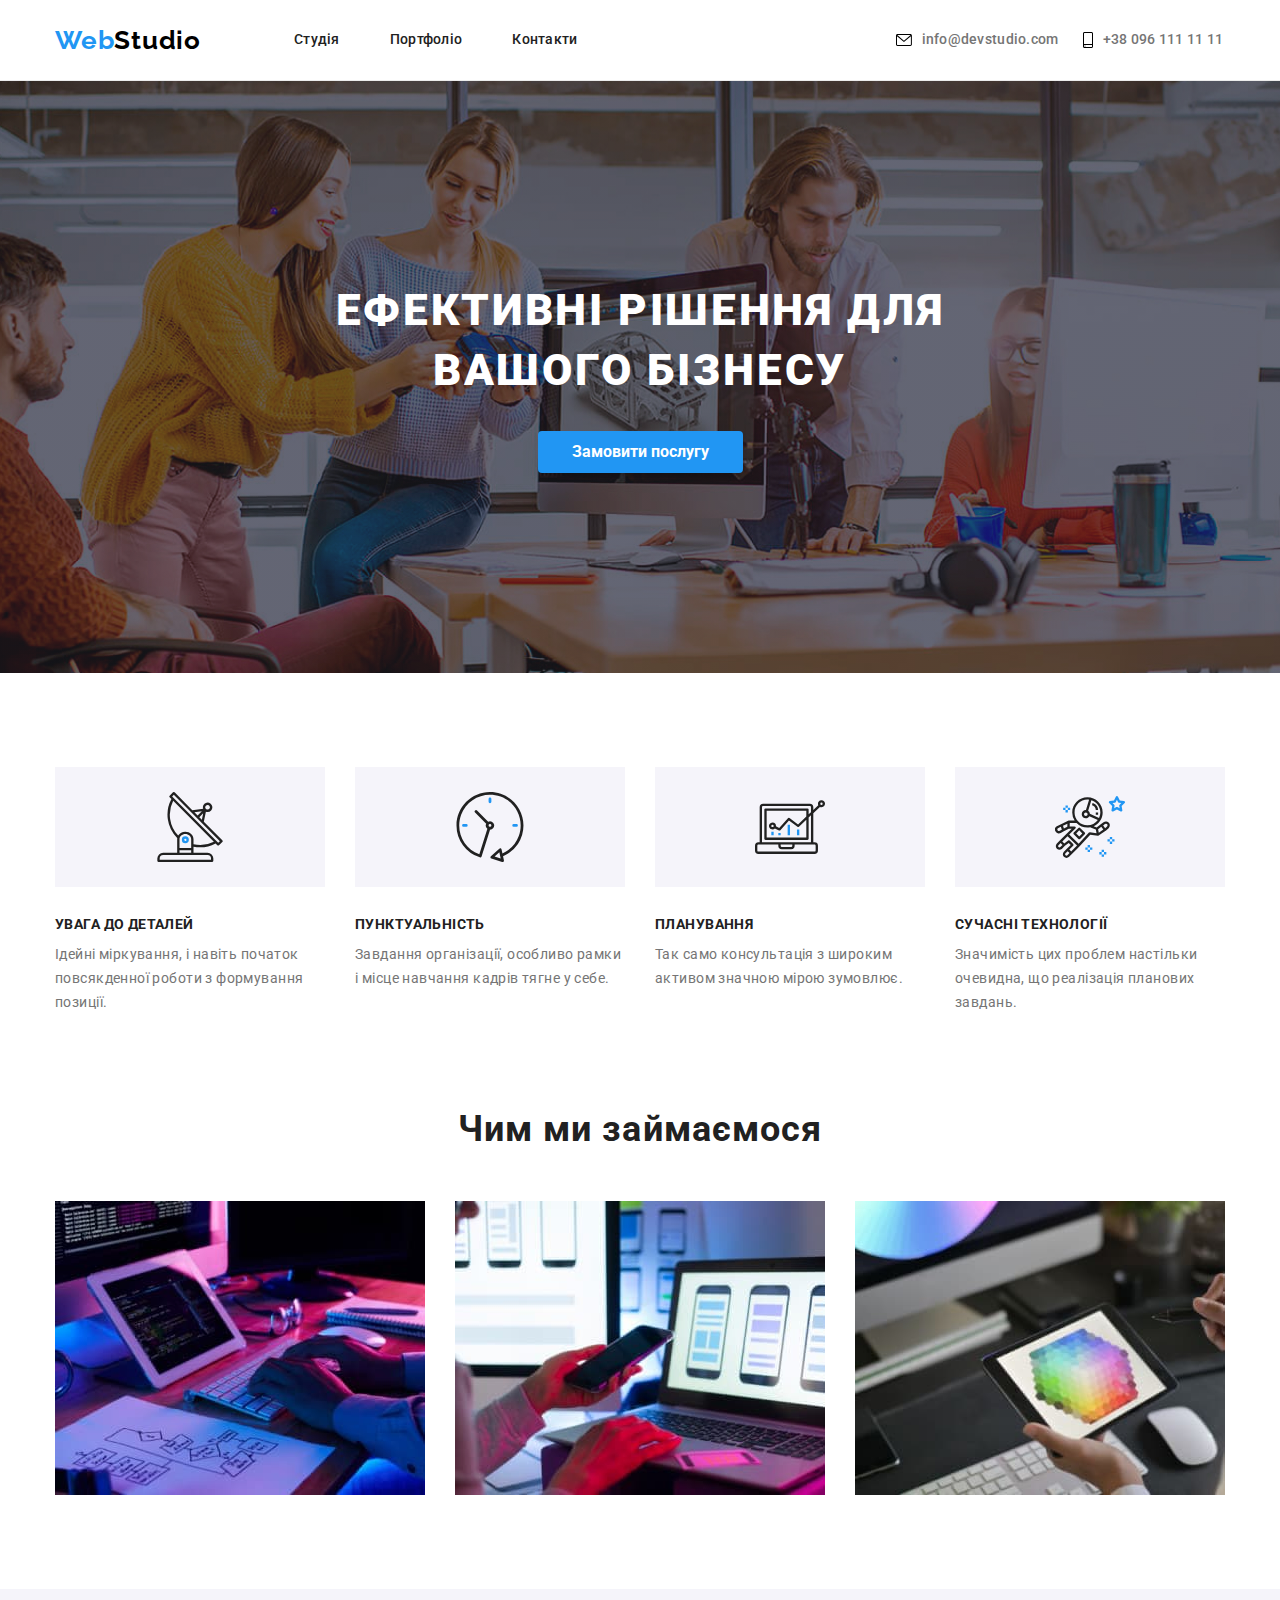
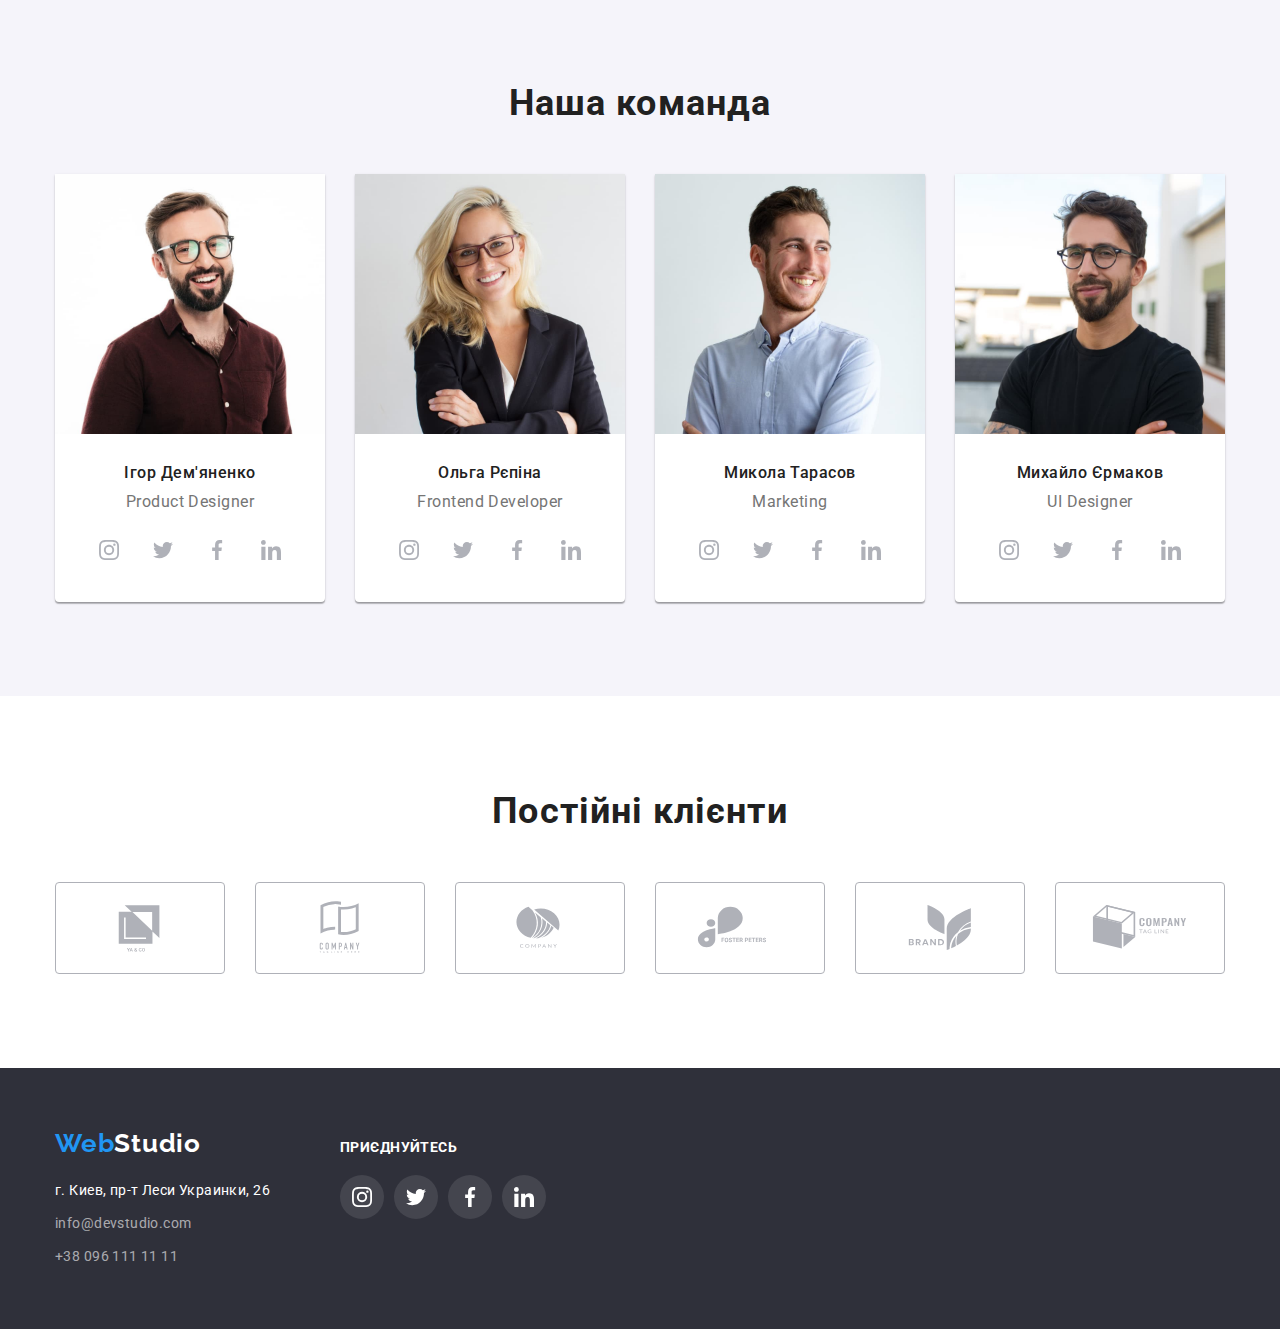
<file: index.html>
<!DOCTYPE html>
<html lang="uk">
  <head>
    <meta charset="UTF-8" />
    <meta http-equiv="X-UA-Compatible" content="IE=edge" />
    <meta name="viewport" content="width=device-width, initial-scale=1.0" />
    <title>WebStudio</title>
    <link
      href="https://fonts.googleapis.com/css2?family=Raleway:wght@700&family=Roboto:wght@400;500;700;900&display=swap"
      rel="stylesheet"
    />
    <link
      rel="stylesheet"
      href="https://cdnjs.cloudflare.com/ajax/libs/modern-normalize/1.1.0/modern-normalize.min.css"
    />
    <link rel="stylesheet" href="./css/styles.css" />
  </head>
  <body>
    <header class="header">
      <div class="header-container container">
        <nav class="header-nav">
          <a href="" class="header-logo"
            ><span class="header-logo1">Web</span
            ><span class="header-logo2">Studio</span>
          </a>
          <ul class="header-nav-menu">
            <li class="header-nav-menu-li">
              <a class="header-studio link" href="./index.html">Студія</a>
            </li>
            <li class="header-nav-menu-li">
              <a class="header-porfolio link" href="./portfolio.html"
                >Портфоліо</a
              >
            </li>
            <li class="header-nav-menu-li">
              <a class="header-contacts link" href="">Контакти</a>
            </li>
          </ul>
        </nav>
        <ul class="header-nav-address-flex">
          <li class="header-nav-address-li1">
            <a class="header-email link" href="mailto:info@devstudio.com">
              <svg class="icons-header icon-mail" width="16" height="12">
                <use href="./images/icons.svg#icon-envelope"></use>
              </svg>
              info@devstudio.com
            </a>
          </li>
          <li class="header-nav-address-li2">
            <a class="header-tel link" href="tel:+380961111111">
              <svg class="icons-header icon-tel" width="10" height="16">
                <use href="./images/icons.svg#icon-smartphone"></use>
              </svg>
              +38 096 111 11 11</a
            >
          </li>
        </ul>
      </div>
    </header>
    <main>
      <section class="main-section">
        <div class="main-section-container container">
          <h1 class="main-section-title">
            Ефективні рішення для вашого бізнесу
          </h1>
          <button class="main-section-button" type="button">
            Замовити послугу
          </button>
        </div>
      </section>
      <section class="main-products">
        <ul class="main-products-container container">
          <li class="main-products-li icon-antenna">
            <div class="main-products-icons">
              <svg class="main-products-icon" width="70" height="70">
                <use href="./images/icons.svg#icon-antenna-1"></use>
              </svg>
            </div>
            <h3 class="main-products-title antenna">увага до деталей</h3>
            <p class="main-products-description">
              Ідейні міркування, і навіть початок повсякденної роботи з
              формування позиції.
            </p>
          </li>
          <li class="main-products-li icon-clock">
            <div class="main-products-icons">
              <svg class="main-products-icon" width="70" height="70">
                <use href="./images/icons.svg#icon-clock-1"></use>
              </svg>
            </div>
            <h3 class="main-products-title">пунктуальність</h3>
            <p class="main-products-description">
              Завдання організації, особливо рамки і місце навчання кадрів тягне
              у себе.
            </p>
          </li>
          <li class="main-products-li icon-diagram">
            <div class="main-products-icons">
              <svg class="main-products-icon" width="70" height="70">
                <use href="./images/icons.svg#icon-diagram-1"></use>
              </svg>
            </div>
            <h3 class="main-products-title">планування</h3>
            <p class="main-products-description">
              Так само консультація з широким активом значною мірою зумовлює.
            </p>
          </li>
          <li class="main-products-li icon-astronaut">
            <div class="main-products-icons">
              <svg class="main-products-icon" width="70" height="70">
                <use href="./images/icons.svg#icon-astronaut-1"></use>
              </svg>
            </div>
            <h3 class="main-products-title">сучасні технології</h3>
            <p class="main-products-description">
              Значимість цих проблем настільки очевидна, що реалізація планових
              завдань.
            </p>
          </li>
        </ul>
      </section>
      <section class="main-workabout">
        <h2 class="main-workabout-title">Чим ми займаємося</h2>
        <ul class="main-workabout-container container">
          <li class="main-workabout-first-li">
            <img
              class="main-workabout-img"
              src="./images/coding.jpg"
              alt="coding"
              width="370"
              height="294"
            />
          </li>
          <li class="main-workabout-second-li">
            <img
              class="main-workabout-img"
              src="./images/mobile-and-laptop.jpg"
              alt="mobile-and-laptop"
              width="370"
              height="294"
            />
          </li>
          <li class="main-workabout-third-li">
            <img
              class="main-workabout-img"
              src="./images/ipad.jpg"
              alt="ipad"
              width="370"
              height="294"
            />
          </li>
        </ul>
      </section>
      <section class="main-team">
        <div class="container">
          <h2 class="main-team-title">Наша команда</h2>
          <ul class="main-team-containers">
            <li class="main-team-container main-team-container">
              <img
                class="main-team-img main-team-img"
                src="./images/product-designer-2.jpg"
                alt="foto-product-designer"
                width="270"
                height="260"
              />
              <h3 class="main-team-person">Ігор Дем'яненко</h3>
              <p class="main-team-position">Product Designer</p>
              <ul class="icons-social-container">
                <li class="icons-social-li">
                  <a class="icons-social-link" href="">
                    <svg class="icons-social-link-svg" width="20" height="20">
                      <use href="./images/icons.svg#icon-instagram-2"></use>
                    </svg>
                  </a>
                </li>
                <li class="icons-social-li">
                  <a class="icons-social-link" href=""
                    ><svg class="icons-social-link-svg" width="20" height="20">
                      <use href="./images/icons.svg#icon-twitter-1"></use></svg
                  ></a>
                </li>
                <li class="icons-social-li">
                  <a class="icons-social-link" href=""
                    ><svg class="icons-social-link-svg" width="20" height="20">
                      <use href="./images/icons.svg#icon-facebook-1"></use></svg
                  ></a>
                </li>
                <li class="icons-social-li">
                  <a class="icons-social-link" href=""
                    ><svg class="icons-social-link-svg" width="20" height="20">
                      <use href="./images/icons.svg#icon-linkedin-1"></use></svg
                  ></a>
                </li>
              </ul>
            </li>
            <li class="main-team-container main-team-container">
              <img
                class="main-team-img main-team-img"
                src="./images/frontend-developer-2.jpg"
                alt="foto-frontend-developer"
                width="270"
                height="260"
              />
              <h3 class="main-team-person">Ольга Рєпіна</h3>
              <p class="main-team-position">Frontend Developer</p>
              <ul class="icons-social-container">
                <li class="icons-social-li">
                  <a class="icons-social-link" href="">
                    <svg class="icons-social-link-svg" width="20" height="20">
                      <use href="./images/icons.svg#icon-instagram-2"></use>
                    </svg>
                  </a>
                </li>
                <li class="icons-social-li">
                  <a class="icons-social-link" href=""
                    ><svg class="icons-social-link-svg" width="20" height="20">
                      <use href="./images/icons.svg#icon-twitter-1"></use></svg
                  ></a>
                </li>
                <li class="icons-social-li">
                  <a class="icons-social-link" href=""
                    ><svg class="icons-social-link-svg" width="20" height="20">
                      <use href="./images/icons.svg#icon-facebook-1"></use></svg
                  ></a>
                </li>
                <li class="icons-social-li">
                  <a class="icons-social-link" href=""
                    ><svg class="icons-social-link-svg" width="20" height="20">
                      <use href="./images/icons.svg#icon-linkedin-1"></use></svg
                  ></a>
                </li>
              </ul>
            </li>
            <li class="main-team-container main-team-container">
              <img
                class="main-team-img main-team-img"
                src="./images/marketing-2.jpg"
                alt="foto-marketing"
                width="270"
                height="260"
              />
              <h3 class="main-team-person">Микола Тарасов</h3>
              <p class="main-team-position">Marketing</p>
              <ul class="icons-social-container">
                <li class="icons-social-li">
                  <a class="icons-social-link" href="">
                    <svg class="icons-social-link-svg" width="20" height="20">
                      <use href="./images/icons.svg#icon-instagram-2"></use>
                    </svg>
                  </a>
                </li>
                <li class="icons-social-li">
                  <a class="icons-social-link" href=""
                    ><svg class="icons-social-link-svg" width="20" height="20">
                      <use href="./images/icons.svg#icon-twitter-1"></use></svg
                  ></a>
                </li>
                <li class="icons-social-li">
                  <a class="icons-social-link" href=""
                    ><svg class="icons-social-link-svg" width="20" height="20">
                      <use href="./images/icons.svg#icon-facebook-1"></use></svg
                  ></a>
                </li>
                <li class="icons-social-li">
                  <a class="icons-social-link" href=""
                    ><svg class="icons-social-link-svg" width="20" height="20">
                      <use href="./images/icons.svg#icon-linkedin-1"></use></svg
                  ></a>
                </li>
              </ul>
            </li>
            <li class="main-team-container main-team-containe">
              <img
                class="main-team-img main-team-img"
                src="./images/ui-designer-2.jpg"
                alt="foto-ui-designer"
                width="270"
                height="260"
              />
              <h3 class="main-team-person">Михайло Єрмаков</h3>
              <p class="main-team-position">UI Designer</p>
              <ul class="icons-social-container">
                <li class="icons-social-li">
                  <a class="icons-social-link" href="">
                    <svg class="icons-social-link-svg" width="20" height="20">
                      <use href="./images/icons.svg#icon-instagram-2"></use>
                    </svg>
                  </a>
                </li>
                <li class="icons-social-li">
                  <a class="icons-social-link" href=""
                    ><svg class="icons-social-link-svg" width="20" height="20">
                      <use href="./images/icons.svg#icon-twitter-1"></use></svg
                  ></a>
                </li>
                <li class="icons-social-li">
                  <a class="icons-social-link" href=""
                    ><svg class="icons-social-link-svg" width="20" height="20">
                      <use href="./images/icons.svg#icon-facebook-1"></use></svg
                  ></a>
                </li>
                <li class="icons-social-li">
                  <a class="icons-social-link" href=""
                    ><svg class="icons-social-link-svg" width="20" height="20">
                      <use href="./images/icons.svg#icon-linkedin-1"></use></svg
                  ></a>
                </li>
              </ul>
            </li>
          </ul>
        </div>
      </section>
      <section class="main-clients">
        <div class="main-clients-container container">
          <h2 class="main-clients-title">Постійні клієнти</h2>
          <ul class="main-clients-list">
            <li class="main-clients-list-li">
              <a class="main-clients-icons-link" href="icons-link"
                ><svg class="main-clients-icon" width="106" height="60">
                  <use href="./images/icons.svg#icon-logo-1"></use></svg
              ></a>
            </li>
            <li class="main-clients-list-li">
              <a class="main-clients-icons-link" href="icons-link"
                ><svg class="main-clients-icon" width="106" height="60">
                  <use href="./images/icons.svg#icon-logo-2"></use></svg
              ></a>
            </li>
            <li class="main-clients-list-li">
              <a class="main-clients-icons-link" href="icons-link"
                ><svg class="main-clients-icon" width="106" height="60">
                  <use href="./images/icons.svg#icon-logo-3"></use></svg
              ></a>
            </li>
            <li class="main-clients-list-li">
              <a class="main-clients-icons-link" href="icons-link"
                ><svg class="main-clients-icon" width="106" height="60">
                  <use href="./images/icons.svg#icon-logo-4"></use></svg
              ></a>
            </li>
            <li class="main-clients-list-li">
              <a class="main-clients-icons-link" href="icons-link"
                ><svg class="main-clients-icon" width="106" height="60">
                  <use href="./images/icons.svg#icon-logo-5"></use></svg
              ></a>
            </li>
            <li class="main-clients-list-li">
              <a class="main-clients-icons-link" href="icons-link"
                ><svg class="main-clients-icon" width="106" height="60">
                  <use href="./images/icons.svg#icon-logo-6"></use></svg
              ></a>
            </li>
          </ul>
        </div>
      </section>
    </main>
    <footer class="footer">
      <div class="footer-container container">
        <div>
          <a href="./index.html" class="footer-logo"
            ><span class="footer-logo1">Web</span
            ><span class="footer-logo2">Studio</span></a
          >
          <address class="footer-address-first">
            <ul class="footer-address-items">
              <li class="footer-address-li">
                <a
                  class="footer-address link"
                  href="https://goo.gl/maps/CPtrU1FHBa2aNyZL9"
                  target="_blank"
                  rel="noopener noreferrer nofollow"
                  >г. Киев, пр-т Леси Украинки, 26</a
                >
              </li>
              <li class="footer-address-li">
                <a class="footer-email link" href="mailto:info@devstudio.com"
                  >info@devstudio.com</a
                >
              </li>
              <li class="footer-address-li">
                <a class="footer-tel link" href="tel:+380961111111"
                  >+38 096 111 11 11</a
                >
              </li>
            </ul>
          </address>
        </div>
        <div class="footer-connecting-container">
          <p class="footer-connecting-title">приєднуйтесь</p>
          <ul class="footer-connecting-social-container">
            <li class="footer-connecting-icons-social-li">
              <a class="footer-connecting-icons-social-link" href="">
                <svg
                  class="footer-connecting-icons-social-link-svg footer-svg"
                  width="20"
                  height="20"
                >
                  <use href="./images/icons.svg#icon-instagram-2"></use>
                </svg>
              </a>
            </li>
            <li class="footer-connecting-icons-social-li">
              <a class="footer-connecting-icons-social-link" href=""
                ><svg
                  class="footer-connecting-icons-social-link-svg footer-svg"
                  width="20"
                  height="20"
                >
                  <use href="./images/icons.svg#icon-twitter-1"></use></svg
              ></a>
            </li>
            <li class="footer-connecting-icons-social-li">
              <a class="footer-connecting-icons-social-link" href=""
                ><svg
                  class="footer-connecting-icons-social-link-svg footer-svg"
                  width="20"
                  height="20"
                >
                  <use href="./images/icons.svg#icon-facebook-1"></use></svg
              ></a>
            </li>
            <li class="footer-connecting-icons-social-li">
              <a class="footer-connecting-icons-social-link" href=""
                ><svg
                  class="footer-connecting-icons-social-link-svg footer-svg"
                  width="20"
                  height="20"
                >
                  <use href="./images/icons.svg#icon-linkedin-1"></use></svg
              ></a>
            </li>
          </ul>
        </div>
      </div>
    </footer>
  </body>
</html>
</file>
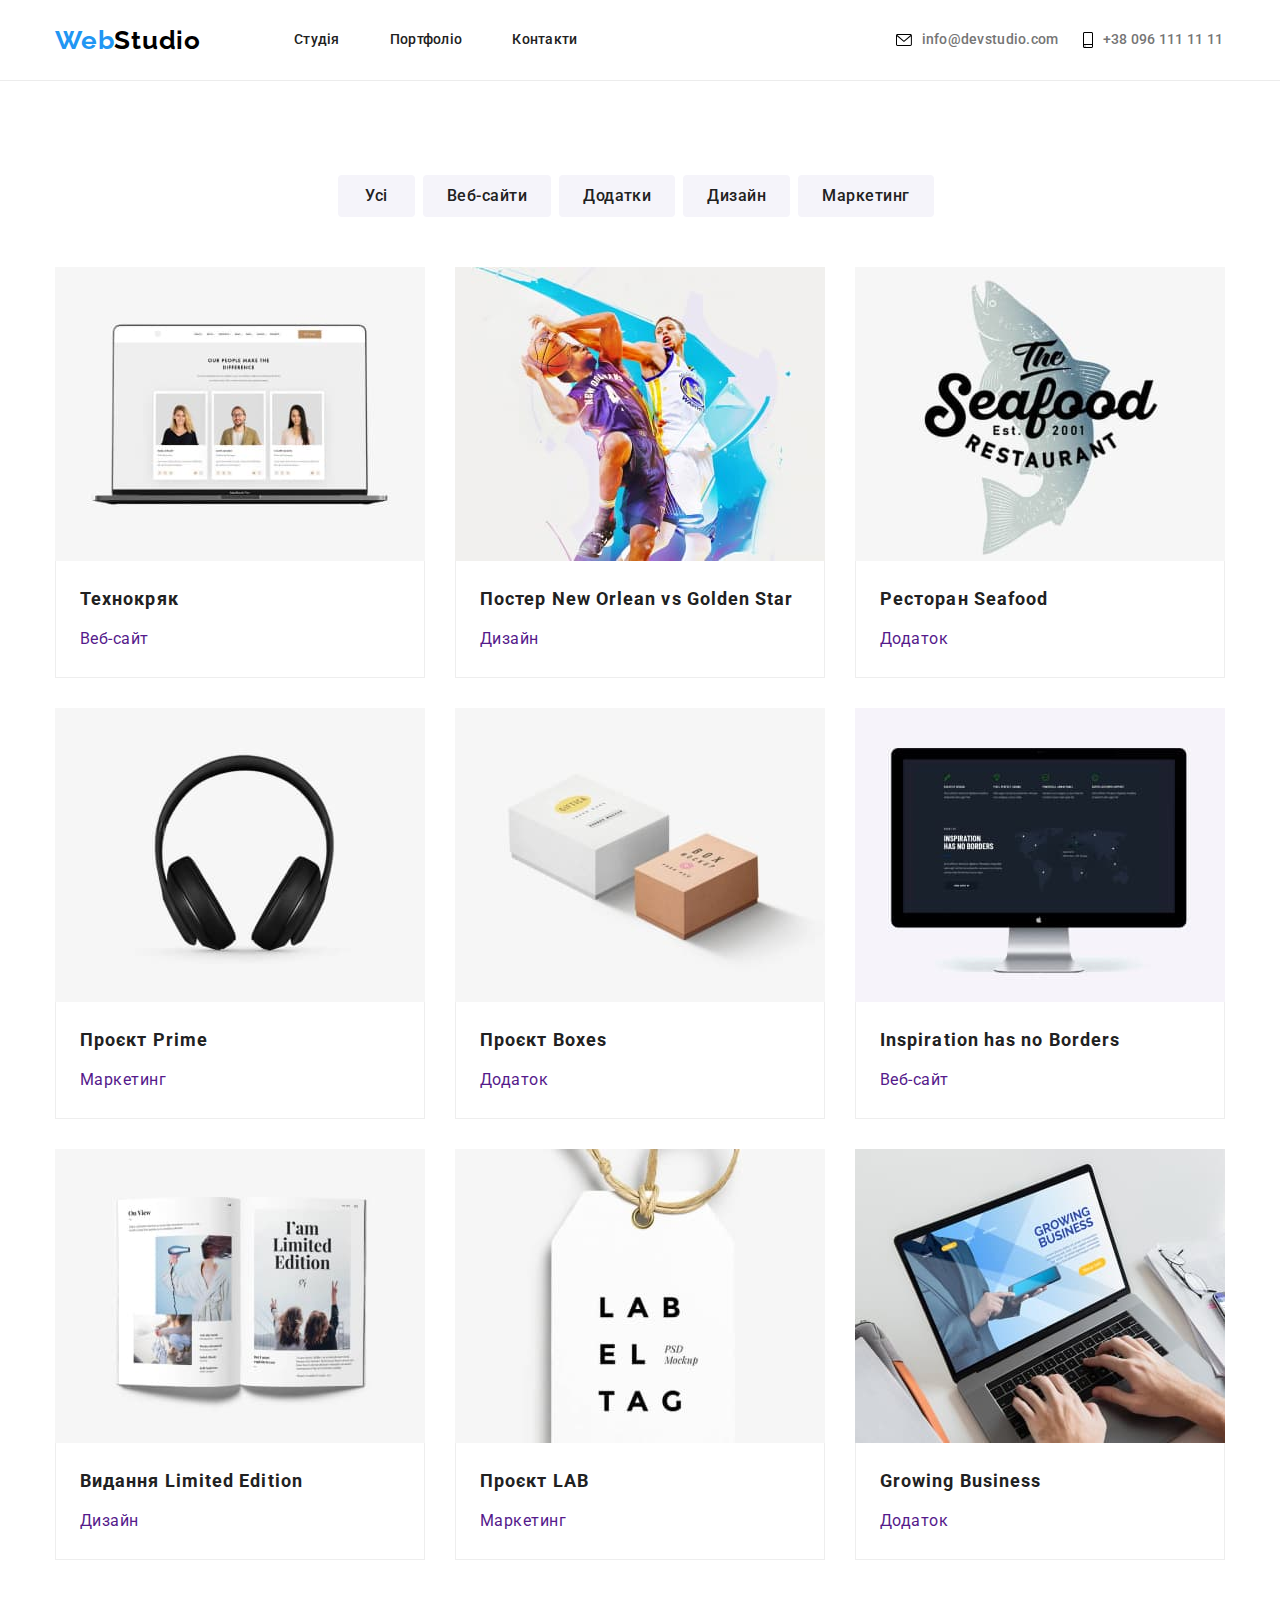
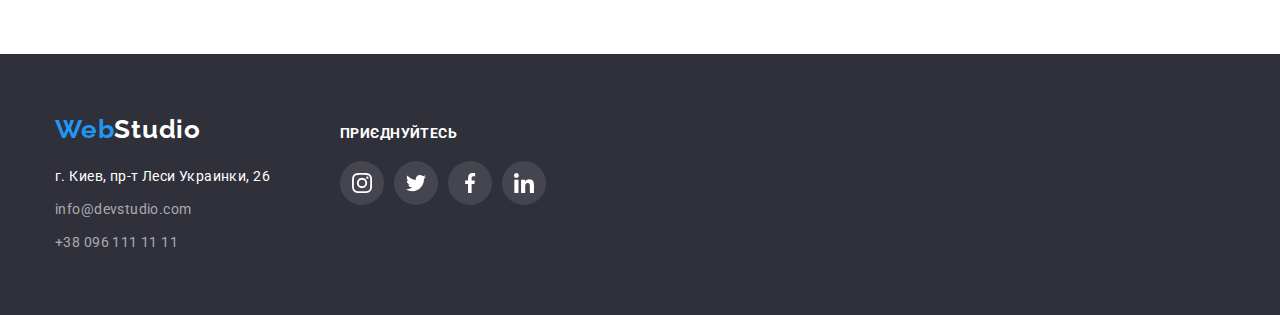
<file: portfolio.html>
<!DOCTYPE html>
<html lang="uk">
  <head>
    <meta charset="UTF-8" />
    <meta http-equiv="X-UA-Compatible" content="IE=edge" />
    <meta name="viewport" content="width=device-width, initial-scale=1.0" />
    <title>Portfolio</title>
    <link
      href="https://fonts.googleapis.com/css2?family=Raleway:wght@700&family=Roboto:wght@400;500;700;900&display=swap"
      rel="stylesheet"
    />
    <link
      rel="stylesheet"
      href="https://cdnjs.cloudflare.com/ajax/libs/modern-normalize/1.1.0/modern-normalize.min.css"
    />
    <link rel="stylesheet" href="./css/styles.css" />
  </head>
  <body>
    <header class="header">
      <div class="header-container container">
        <nav class="header-nav">
          <a href="" class="header-logo"
            ><span class="header-logo1">Web</span
            ><span class="header-logo2">Studio</span>
          </a>
          <ul class="header-nav-menu">
            <li class="header-nav-menu-li">
              <a class="header-studio link" href="./index.html">Студія</a>
            </li>
            <li class="header-nav-menu-li">
              <a class="header-porfolio link" href="./portfolio.html"
                >Портфоліо</a
              >
            </li>
            <li class="header-nav-menu-li">
              <a class="header-contacts link" href="">Контакти</a>
            </li>
          </ul>
        </nav>
        <ul class="header-nav-address-flex">
          <li class="header-nav-address-li1">
            <a class="header-email link" href="mailto:info@devstudio.com">
              <svg class="icons-header icon-mail" width="16" height="12">
                <use href="./images/icons.svg#icon-envelope"></use>
              </svg>
              info@devstudio.com
            </a>
          </li>
          <li class="header-nav-address-li2">
            <a class="header-tel link" href="tel:+380961111111">
              <svg class="icons-header icon-tel" width="10" height="16">
                <use href="./images/icons.svg#icon-smartphone"></use>
              </svg>
              +38 096 111 11 11</a
            >
          </li>
        </ul>
      </div>
    </header>
    <main class="portfolio-main">
      <!-- buttons -->
      <section class="portfolio-main-section">
        <div class="container">
          <h1 class="visually-hidden">Portfolio</h1>
          <ul class="portfolio-buttons">
            <li>
              <button class="portfolio-button portfolio-button1" type="button">
                Усі
              </button>
            </li>
            <li>
              <button class="portfolio-button portfolio-button2" type="button">
                Веб-сайти
              </button>
            </li>
            <li>
              <button class="portfolio-button portfolio-button3" type="button">
                Додатки
              </button>
            </li>
            <li>
              <button class="portfolio-button portfolio-button4" type="button">
                Дизайн
              </button>
            </li>
            <li>
              <button class="portfolio-button portfolio-button5" type="button">
                Маркетинг
              </button>
            </li>
          </ul>
          <!-- portfolio -->
          <ul class="main-portfolio">
            <li class="main-portfolio-containers">
              <a class="main-portfolio-link" href=""
                ><img
                  class="main-portfolio-img"
                  src="./images/img-port-1.jpg"
                  alt="img port 1.jpg"
                  width="370"
                  height="294"
                />
                <div class="main-portfolio-container-text">
                  <h2 class="main-portfolio-title main-portfolio-title1">
                    Технокряк
                  </h2>
                  <p
                    class="main-portfolio-description main-portfolio-description1"
                  >
                    Веб-сайт
                  </p>
                </div></a
              >
            </li>
            <li class="main-portfolio-containers">
              <a class="main-portfolio-link" href=""
                ><img
                  class="main-portfolio-img"
                  src="./images/img-port-2.jpg"
                  alt="img port 2.jpg"
                  width="370"
                  height="294"
                />
                <div class="main-portfolio-container-text">
                  <h2 class="main-portfolio-title main-portfolio-title2">
                    Постер New Orlean vs Golden Star
                  </h2>
                  <p
                    class="main-portfolio-description main-portfolio-description2"
                  >
                    Дизайн
                  </p>
                </div></a
              >
            </li>
            <li class="main-portfolio-containers">
              <a class="main-portfolio-link" href=""
                ><img
                  class="main-portfolio-img"
                  src="./images/img-port-3.jpg"
                  alt="img port 3.jpg"
                  width="370"
                  height="294"
                />
                <div class="main-portfolio-container-text">
                  <h2 class="main-portfolio-title main-portfolio-title3">
                    Ресторан Seafood
                  </h2>
                  <p
                    class="main-portfolio-description main-portfolio-description3"
                  >
                    Додаток
                  </p>
                </div></a
              >
            </li>
            <li class="main-portfolio-containers">
              <a class="main-portfolio-link" href=""
                ><img
                  class="main-portfolio-img"
                  src="./images/img-port-4.jpg"
                  alt="img port 4.jpg"
                  width="370"
                  height="294"
                />
                <div class="main-portfolio-container-text">
                  <h2 class="main-portfolio-title main-portfolio-title4">
                    Проєкт Prime
                  </h2>
                  <p
                    class="main-portfolio-description main-portfolio-description4"
                  >
                    Маркетинг
                  </p>
                </div></a
              >
            </li>
            <li class="main-portfolio-containers">
              <a class="main-portfolio-link" href=""
                ><img
                  class="main-portfolio-img"
                  src="./images/img-port-5.jpg"
                  alt="img port 5.jpg"
                  width="370"
                  height="294"
                />
                <div class="main-portfolio-container-text">
                  <h2 class="main-portfolio-title main-portfolio-title5">
                    Проєкт Boxes
                  </h2>
                  <p
                    class="main-portfolio-description main-portfolio-description5"
                  >
                    Додаток
                  </p>
                </div></a
              >
            </li>
            <li class="main-portfolio-containers">
              <a class="main-portfolio-link" href=""
                ><img
                  class="main-portfolio-img"
                  src="./images/img-port-6.jpg"
                  alt="img port 6.jpg"
                  width="370"
                  height="294"
                />
                <div class="main-portfolio-container-text">
                  <h2 class="main-portfolio-title main-portfolio-title6">
                    Inspiration has no Borders
                  </h2>
                  <p
                    class="main-portfolio-description main-portfolio-description6"
                  >
                    Веб-сайт
                  </p>
                </div></a
              >
            </li>
            <li class="main-portfolio-containers">
              <a class="main-portfolio-link" href="">
                <img
                  class="main-portfolio-img"
                  src="./images/img-port-7.jpg"
                  alt="img port 7.jpg"
                  width="370"
                  height="294"
                />
                <div class="main-portfolio-container-text">
                  <h2 class="main-portfolio-title main-portfolio-title7">
                    Видання Limited Edition
                  </h2>
                  <p
                    class="main-portfolio-description main-portfolio-description7"
                  >
                    Дизайн
                  </p>
                </div></a
              >
            </li>
            <li class="main-portfolio-containers">
              <a class="main-portfolio-link" href=""
                ><img
                  class="main-portfolio-img"
                  src="./images/img-port-8.jpg"
                  alt="img port 8.jpg"
                  width="370"
                  height="294"
                />
                <div class="main-portfolio-container-text">
                  <h2 class="main-portfolio-title main-portfolio-title8">
                    Проєкт LAB
                  </h2>
                  <p
                    class="main-portfolio-description main-portfolio-description8"
                  >
                    Маркетинг
                  </p>
                </div></a
              >
            </li>
            <li class="main-portfolio-containers">
              <a class="main-portfolio-link" href=""
                ><img
                  class="main-portfolio-img"
                  src="./images/img-port-9.jpg"
                  alt="img port 9.jpg"
                  width="370"
                  height="294"
                />
                <div class="main-portfolio-container-text">
                  <h2 class="main-portfolio-title main-portfolio-title9">
                    Growing Business
                  </h2>
                  <p
                    class="main-portfolio-description main-portfolio-description9"
                  >
                    Додаток
                  </p>
                </div></a
              >
            </li>
          </ul>
        </div>
      </section>
    </main>
    <footer class="footer">
      <div class="footer-container container">
        <div>
          <a href="./index.html" class="footer-logo"
            ><span class="footer-logo1">Web</span
            ><span class="footer-logo2">Studio</span></a
          >
          <address class="footer-address-first">
            <ul class="footer-address-items">
              <li class="footer-address-li">
                <a
                  class="footer-address link"
                  href="https://goo.gl/maps/CPtrU1FHBa2aNyZL9"
                  target="_blank"
                  rel="noopener noreferrer nofollow"
                  >г. Киев, пр-т Леси Украинки, 26</a
                >
              </li>
              <li class="footer-address-li">
                <a class="footer-email link" href="mailto:info@devstudio.com"
                  >info@devstudio.com</a
                >
              </li>
              <li class="footer-address-li">
                <a class="footer-tel link" href="tel:+380961111111"
                  >+38 096 111 11 11</a
                >
              </li>
            </ul>
          </address>
        </div>
        <div class="footer-connecting-container">
          <p class="footer-connecting-title">приєднуйтесь</p>
          <ul class="footer-connecting-social-container">
            <li class="footer-connecting-icons-social-li">
              <a class="footer-connecting-icons-social-link" href="">
                <svg
                  class="footer-connecting-icons-social-link-svg footer-svg"
                  width="20"
                  height="20"
                >
                  <use href="./images/icons.svg#icon-instagram-2"></use>
                </svg>
              </a>
            </li>
            <li class="footer-connecting-icons-social-li">
              <a class="footer-connecting-icons-social-link" href=""
                ><svg
                  class="footer-connecting-icons-social-link-svg footer-svg"
                  width="20"
                  height="20"
                >
                  <use href="./images/icons.svg#icon-twitter-1"></use></svg
              ></a>
            </li>
            <li class="footer-connecting-icons-social-li">
              <a class="footer-connecting-icons-social-link" href=""
                ><svg
                  class="footer-connecting-icons-social-link-svg footer-svg"
                  width="20"
                  height="20"
                >
                  <use href="./images/icons.svg#icon-facebook-1"></use></svg
              ></a>
            </li>
            <li class="footer-connecting-icons-social-li">
              <a class="footer-connecting-icons-social-link" href=""
                ><svg
                  class="footer-connecting-icons-social-link-svg footer-svg"
                  width="20"
                  height="20"
                >
                  <use href="./images/icons.svg#icon-linkedin-1"></use></svg
              ></a>
            </li>
          </ul>
        </div>
      </div>
    </footer>
  </body>
</html>
</file>
<file: css/styles.css>
html {
  box-sizing: border-box;
}

h1,
h2,
h3,
h4,
h5,
h6,
p {
  margin: 0;
}

ul {
  margin: 0;
  padding: 0;
  list-style: none;
}

a {
  text-decoration: none;
}

img {
  display: block;
  max-width: 100%;
  height: auto;
}

*,
*::before,
*::after {
  box-sizing: inherit;
}

* body {
  font-family: "Roboto", sans-serif;
  color: #757575;
  background-color: var(--background-color-white);
}

:root {
  --text-color: #212121;
  --background-color-white: #ffffff;
  --hover-focus: #2196f3;
  --header-text-color: #212121;
  --header-logo-color1: #2196f3;
  --header-logo-color2: #000000;
  --main-section-background: #2f303a;
  --main-color: #757575;
  --footer-background-color: #2f303a;
  --footer-email-tel: rgba(255, 255, 255, 0.6);
  --team-background-color: #f5f4fa;
  --main-button-color: #188ce8;
}

ul {
  list-style: none;
}

.link {
  text-decoration: none;
}
.link:hover,
.link:focus {
  color: var(--hover-focus);
}

.container {
  width: 1200px;
  margin: 0 auto;
  padding-left: 15px;
  padding-right: 15px;
}

/* !!! header */

.header {
  border-bottom: 1px solid #ececec;
}

.header-container {
  display: flex;
}
.header-nav {
  display: flex;
}

.header-logo {
  font-family: "Raleway";
  font-style: normal;
  font-weight: 700;
  font-size: 26px;
  line-height: 1.19;
  letter-spacing: 0.03em;
  text-decoration: none;

  display: flex;
  align-items: center;
}

.header-logo1 {
  color: var(--header-logo-color1);
}
.header-logo2 {
  color: var(--header-logo-color2);
}

.header-nav-menu {
  display: flex;
  margin-left: 93px;
}
.header-nav-menu-li:not(:first-child) {
  margin-left: 50px;
}

.header-studio {
  font-family: "Roboto", sans-serif;
  font-weight: 500;
  font-size: 14px;
  line-height: 1.14;
  letter-spacing: 0.02em;
  color: var(--header-text-color);

  display: block;
  padding-top: 32px;
  padding-bottom: 32px;
}

.header-porfolio {
  font-family: "Roboto", sans-serif;
  font-weight: 500;
  font-size: 14px;
  line-height: 1.14;
  letter-spacing: 0.02em;
  color: var(--header-text-color);

  display: block;
  padding-top: 32px;
  padding-bottom: 32px;
}
.header-contacts {
  font-family: "Roboto", sans-serif;
  font-weight: 500;
  font-size: 14px;
  line-height: 1.14;
  letter-spacing: 0.02em;
  color: var(--header-text-color);

  display: block;
  padding-top: 32px;
  padding-bottom: 32px;
}

.header-nav-address-flex {
  display: flex;
  margin-left: 318px;
  align-items: center;
}
/* .header-nav-address-li1 {
} */
.header-nav-address-li2 {
  margin-left: 24px;
}
.header-email {
  font-family: "Roboto", sans-serif;
  font-weight: 500;
  font-size: 14px;
  line-height: 1.14;
  letter-spacing: 0.02em;
  color: var(--main-color);

  display: block;
}

.header-email,
.header-tel {
  display: flex;
  align-items: center;
  justify-content: center;
}
.icons-header {
  content: "";
}

.icon-mail {
  margin-right: 10px;
}
.icon-tel {
  margin-right: 10px;
}

.header-tel {
  font-family: "Roboto", sans-serif;
  font-weight: 500;
  font-size: 14px;
  line-height: 1.14;
  letter-spacing: 0.02em;
  color: var(--main-color);

  display: flex;
}
.header-email:hover,
.header-email:focus,
.header-tel:hover,
.header-tel:focus,
.icons-header:hover,
.icons-header:focus {
  /* color: var(--hover-focus); */
  fill: currentColor;
}

/* !!! main */

.main-section {
  background-color: var(--main-section-background);
  padding-top: 200px;
  padding-bottom: 200px;

  background-image: linear-gradient(
      to right,
      rgba(47, 48, 58, 0.4),
      rgba(47, 48, 58, 0.4)
    ),
    url(../images/background-main-image.jpg);
  background-repeat: no-repeat;
  max-width: 1600px;
  background-position: center;
  margin: 0 auto;
}

/* .main-section-container {
} */

.main-section-title {
  font-family: "Roboto", sans-serif;
  font-weight: 900;
  font-size: 44px;
  line-height: 1.36;
  text-align: center;
  letter-spacing: 0.06em;
  text-transform: uppercase;
  color: var(--background-color-white);
  margin-bottom: 30px;
  max-width: 696px;
  margin-left: auto;
  margin-right: auto;
}

.main-section-button {
  font-family: "Roboto", sans-serif;
  background-color: var(--hover-focus);
  box-shadow: 0px 4px 4px rgba(0, 0, 0, 0.15);
  color: var(--background-color-white);
  cursor: pointer;
  font-size: 16px;
  font-weight: 700;

  padding: 10px 32px;
  border-radius: 4px;
  border-color: transparent;
  margin: 0 auto;
  display: block;
}

.main-section-button:hover,
.main-section-button:focus {
  background-color: var(--main-button-color);
  box-shadow: 0px 4px 4px rgba(0, 0, 0, 0.15);
}

/* !!! main-products */
.main-products {
  padding-top: 94px;
  padding-bottom: 94px;
}
.main-products-container {
  display: flex;
}

.main-products-li {
  width: 270px;
}

.main-products-li:not(:first-child) {
  margin-left: 30px;
}

.main-products-icons {
  height: 120px;
  background-color: #f5f4fa;
  margin-bottom: 30px;
  display: flex;
  align-items: center;
  justify-content: center;
}

/* .main-products-icon {
} */

.main-products-title {
  font-weight: 700;
  font-size: 14px;
  line-height: 1.14;
  letter-spacing: 0.03em;
  text-transform: uppercase;
  color: var(--text-color);

  margin-bottom: 10px;
}
.main-products-description {
  font-size: 14px;
  line-height: 1.71;
  letter-spacing: 0.03em;
}

/* !!! main work about */
.main-workabout {
  padding-bottom: 94px;
}
.main-workabout-title {
  font-weight: 700;
  font-size: 36px;
  line-height: 1.16;
  text-align: center;
  letter-spacing: 0.03em;
  color: var(--text-color);
}

.main-workabout-container {
  display: flex;
  margin-top: 50px;
}

/* .main-workabout-img {
} */
.main-workabout-second-li,
.main-workabout-third-li {
  margin-left: 30px;
}
/* !!! main team */
.main-team {
  background-color: var(--team-background-color);

  padding-top: 94px;
  padding-bottom: 94px;
}
.main-team-title {
  font-weight: 700;
  font-size: 36px;
  line-height: 1.16;
  text-align: center;
  letter-spacing: 0.03em;
  color: var(--text-color);

  margin-bottom: 50px;
}

.main-team-containers {
  display: flex;
}

.main-team-container:not(:first-child) {
  margin-left: 30px;
}

.main-team-container {
  background-color: var(--background-color-white);
  width: 270px;
  height: 428px;
  box-shadow: 0px 1px 3px rgba(0, 0, 0, 0.12), 0px 1px 1px rgba(0, 0, 0, 0.14),
    0px 2px 1px rgba(0, 0, 0, 0.2);
  border-radius: 0px 0px 4px 4px;
}

.main-team-position {
  display: flex;
  justify-content: center;
  margin: 0 auto;
}

.main-team-img {
  margin-bottom: 30px;
}
.main-team-person {
  font-weight: 500;
  font-size: 16px;
  line-height: 1.18;
  letter-spacing: 0.03em;
  color: var(--text-color);

  display: flex;
  justify-content: center;
  margin-bottom: 10px;
}
.main-team-position {
  font-weight: 400;
  font-size: 16px;
  line-height: 1.18;
  letter-spacing: 0.03em;

  margin-bottom: 16px;
}
.icons-social-container {
  display: flex;
  align-items: center;
  justify-content: center;
  margin-bottom: 30px;
}
.icons-social-li:not(:last-child) {
  margin-right: 10px;
}
.icons-social-link {
  display: flex;
  width: 44px;
  height: 44px;
  align-items: center;
  justify-content: center;
}
.icons-social-link:hover,
.icons-social-link:focus {
  background-color: #2196f3;
  border-radius: 50%;
}

.icons-social-link:hover .icons-social-link-svg,
.icons-social-link:focus .icons-social-link-svg {
  fill: #ffffff;
}

.icons-social-link-svg {
  fill: #afb1b8;
}

/* !!! our clients */

.main-clients {
  padding-top: 94px;
  padding-bottom: 94px;
  max-width: 1600px;
  margin: 0 auto;
}

/* .main-clients-container{
} */

.main-clients-title {
  font-family: "Roboto";
  font-style: normal;
  font-weight: 700;
  font-size: 36px;
  line-height: 42px;
  text-align: center;
  letter-spacing: 0.03em;
  color: #212121;

  margin-bottom: 50px;
}
.main-clients-list {
  display: flex;
  align-items: center;
  justify-content: center;
  gap: 30px;
  height: 92px;
}
.main-clients-list-li {
  height: 92px;
}
.main-clients-icons-link {
  width: 170px;
  height: 92px;
  display: flex;
  align-items: center;
  justify-content: center;
  border: 1px solid #afb1b8;
  border-radius: 4px;
}
.main-clients-icons-link:hover .main-clients-icon,
.main-clients-icons-link:focus .main-clients-icon {
  fill: #2196f3;
}
.main-clients-icons-link:hover,
.main-clients-icons-link:focus {
  border: 1px solid #2196f3;
}
.main-clients-icon {
  width: 106px;
  height: 60px;
  fill: #afb1b8;
}

/* !!! main portfolio*/
/* !!! portfolio buttons */
/* .portfolio-main {
} */
.portfolio-main-section {
  padding-top: 94px;
  padding-bottom: 94px;
}
.visually-hidden {
  position: absolute;
  white-space: nowrap;
  width: 1px;
  height: 1px;
  overflow: hidden;
  border: 0;
  padding: 0;
  clip: rect(0 0 0 0);
  clip-path: inset(50%);
  margin: -1px;
}

.portfolio-buttons {
  display: flex;
  justify-content: center;
  margin-bottom: 50px;
}

.portfolio-button1 {
  padding: 6px 25px;
  margin-right: 8px;
}

.portfolio-button:not(:first-child) {
  padding: 6px 22px;
  margin-right: 8px;
}

.portfolio-button2,
.portfolio-button3,
.portfolio-button4,
.portfolio-button5 {
  padding: 6px 22px;
  margin-right: 8px;
}

.portfolio-button {
  font-family: "Roboto", sans-serif;
  background-color: var(--background-color-white);
  cursor: pointer;
  font-family: inherit;
  font-weight: 500;
  font-size: 16px;
  line-height: 1.62;
  text-align: center;
  letter-spacing: 0.03em;
  color: var(--text-color);

  border-radius: 4px;
  border-color: transparent;
  background-color: #f5f4fa;
}

.portfolio-button:hover,
.portfolio-button:focus {
  background-color: var(--hover-focus);
  color: var(--background-color-white);
  box-shadow: 0px 3px 1px rgba(0, 0, 0, 0.1), 0px 1px 2px rgba(0, 0, 0, 0.08),
    0px 2px 2px rgba(0, 0, 0, 0.12);
}

/* !!! portfolio */

.main-portfolio {
  display: flex;
  flex-wrap: wrap;
}

.main-portfolio-containers {
  background-color: var(--background-color-white);
  width: 370px;
  margin-right: 30px;
  margin-bottom: 30px;
}

.main-portfolio-containers:nth-child(3n) {
  margin-right: 0px;
}

.main-portfolio-containers:nth-child(n + 7) {
  margin-bottom: 0px;
}

.main-portfolio-link {
  display: block;
}

.main-portfolio-link:hover,
.main-portfolio-link:focus {
  box-shadow: 0px 1px 1px rgba(0, 0, 0, 0.12), 0px 4px 4px rgba(0, 0, 0, 0.06),
    1px 4px 6px rgba(0, 0, 0, 0.16);
}

/* .main-portfolio-img {
} */

.main-portfolio-container-text {
  border: 1px solid #eeeeee;
  border-top: none;
  padding: 20px 24px;
}

.main-portfolio-title {
  font-family: "Roboto", sans-serif;
  font-weight: 700;
  font-size: 18px;
  line-height: 2;
  letter-spacing: 0.06em;
  color: var(--text-color);

  margin-bottom: 4px;
}

.main-portfolio-description {
  font-family: "Roboto", sans-serif;
  font-weight: 400;
  font-size: 16px;
  line-height: 2.25;
  letter-spacing: 0.03em;
}

/* !!! footer */

.footer {
  background-color: var(--footer-background-color);

  padding-top: 60px;
  padding-bottom: 60px;
}

.footer-container {
  display: flex;
  align-items: baseline;
}

.footer-logo {
  font-family: "Raleway";
  font-style: normal;
  font-weight: 700;
  font-size: 26px;
  line-height: 1.19;
  letter-spacing: 0.03em;
  text-decoration: none;

  display: inline-block;
  margin-bottom: 20px;
}

.footer-logo1 {
  color: var(--header-logo-color1);
}
.footer-logo2 {
  color: var(--background-color-white);
}

/* .footer-address-first {
} */

.footer-address,
.footer-email,
.footer-tel {
  font-family: "Roboto", sans-serif;
  font-weight: 400;
  font-size: 14px;
  line-height: 1.71;
  letter-spacing: 0.03em;
  font-style: normal;
}

.footer-address-li:not(:last-child) {
  margin-bottom: 9px;
}

.footer-address {
  color: var(--background-color-white);
}

.footer-email,
.footer-tel {
  color: var(--footer-email-tel);
}

/* !!! footer connecting */

.footer-connecting-container {
  margin-left: 70px;
}
.footer-connecting-title {
  text-transform: uppercase;
  font-family: "Roboto";
  font-style: normal;
  font-weight: 700;
  font-size: 14px;
  line-height: 16px;
  letter-spacing: 0.03em;
  text-transform: uppercase;
  color: #ffffff;

  margin-bottom: 20px;
}
.footer-connecting-social-container {
  display: flex;
  gap: 10px;
  align-items: center;
  justify-content: center;
}
.footer-connecting-icons-social-li {
  height: 44px;
  width: 44px;
}
.footer-connecting-icons-social-link {
  width: 44px;
  height: 44px;
  background-color: rgba(255, 255, 255, 0.1);
  border-radius: 50%;
  display: flex;
  align-items: center;
  justify-content: center;
}
.footer-connecting-icons-social-link-svg {
}
.footer-svg {
  fill: #ffffff;
}

.footer-connecting-icons-social-link:hover,
.footer-connecting-icons-social-link:focus {
  background-color: #2196f3;
}
</file>
